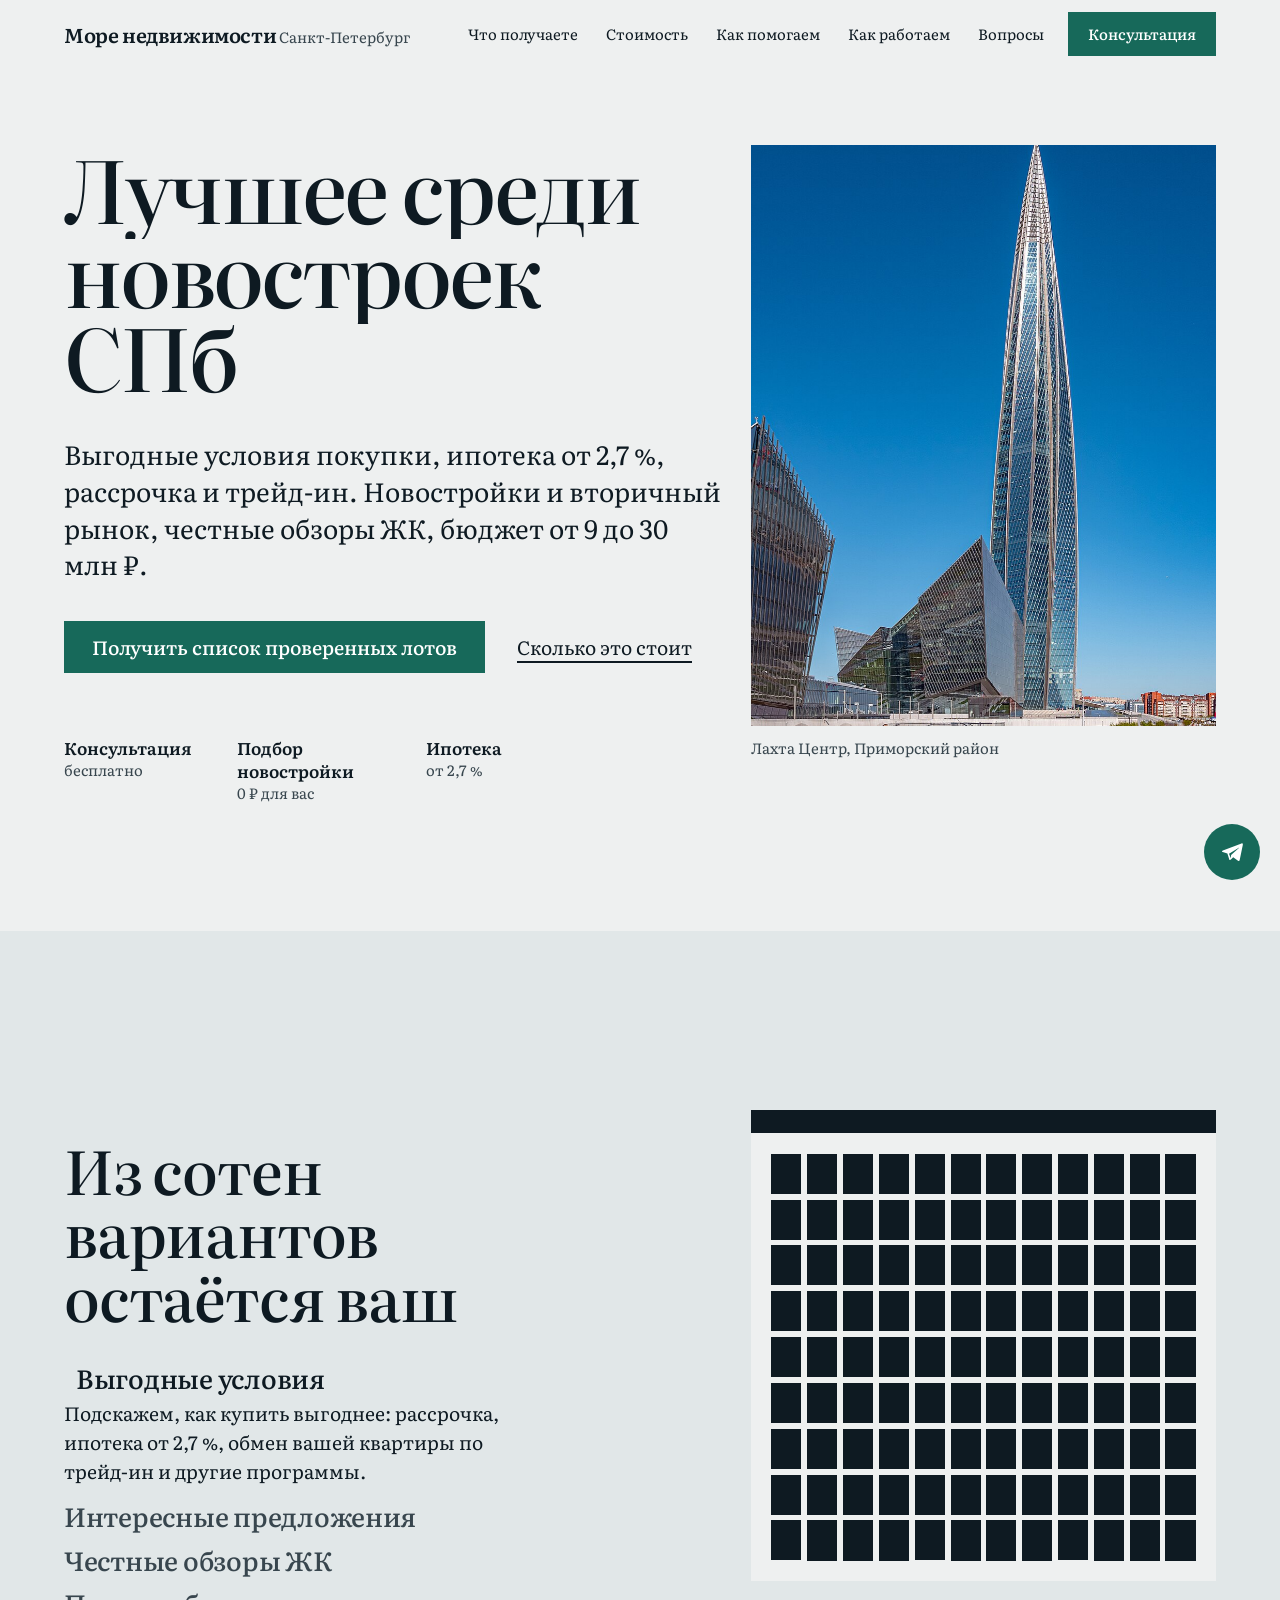
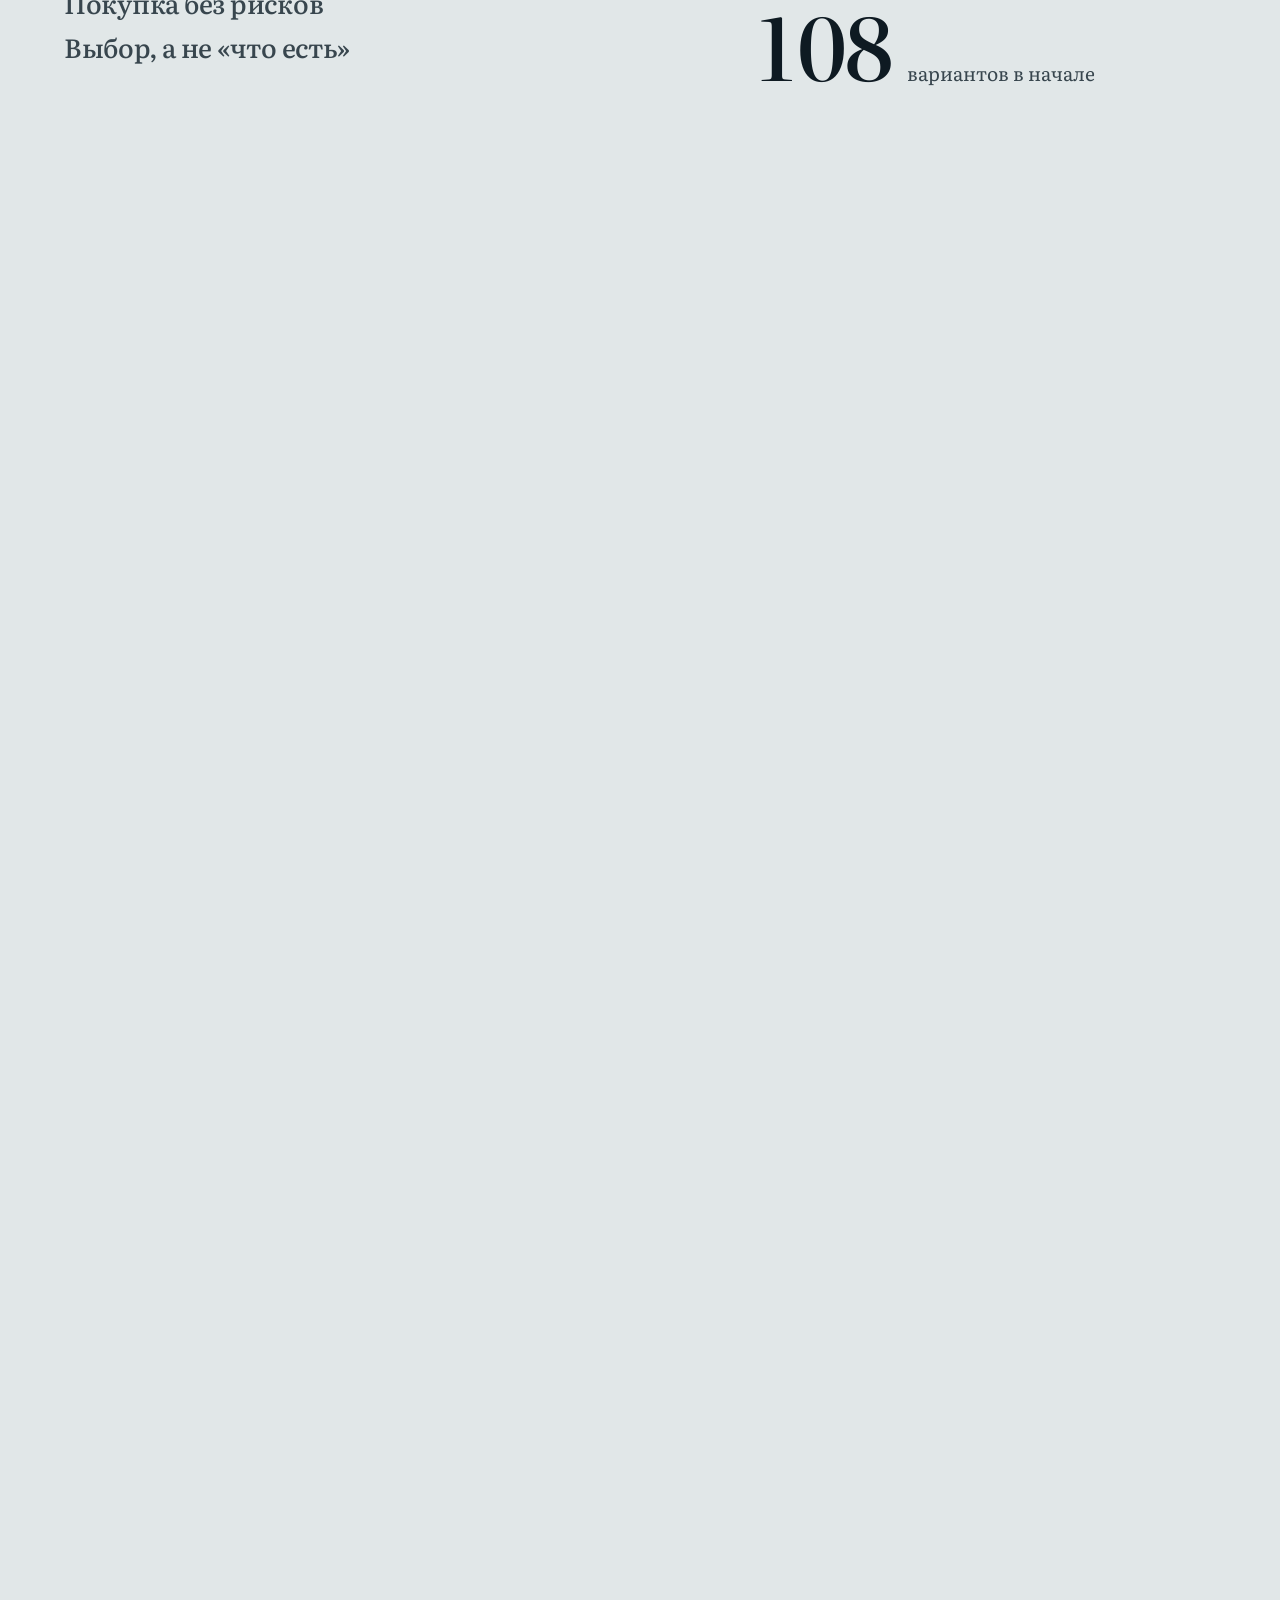
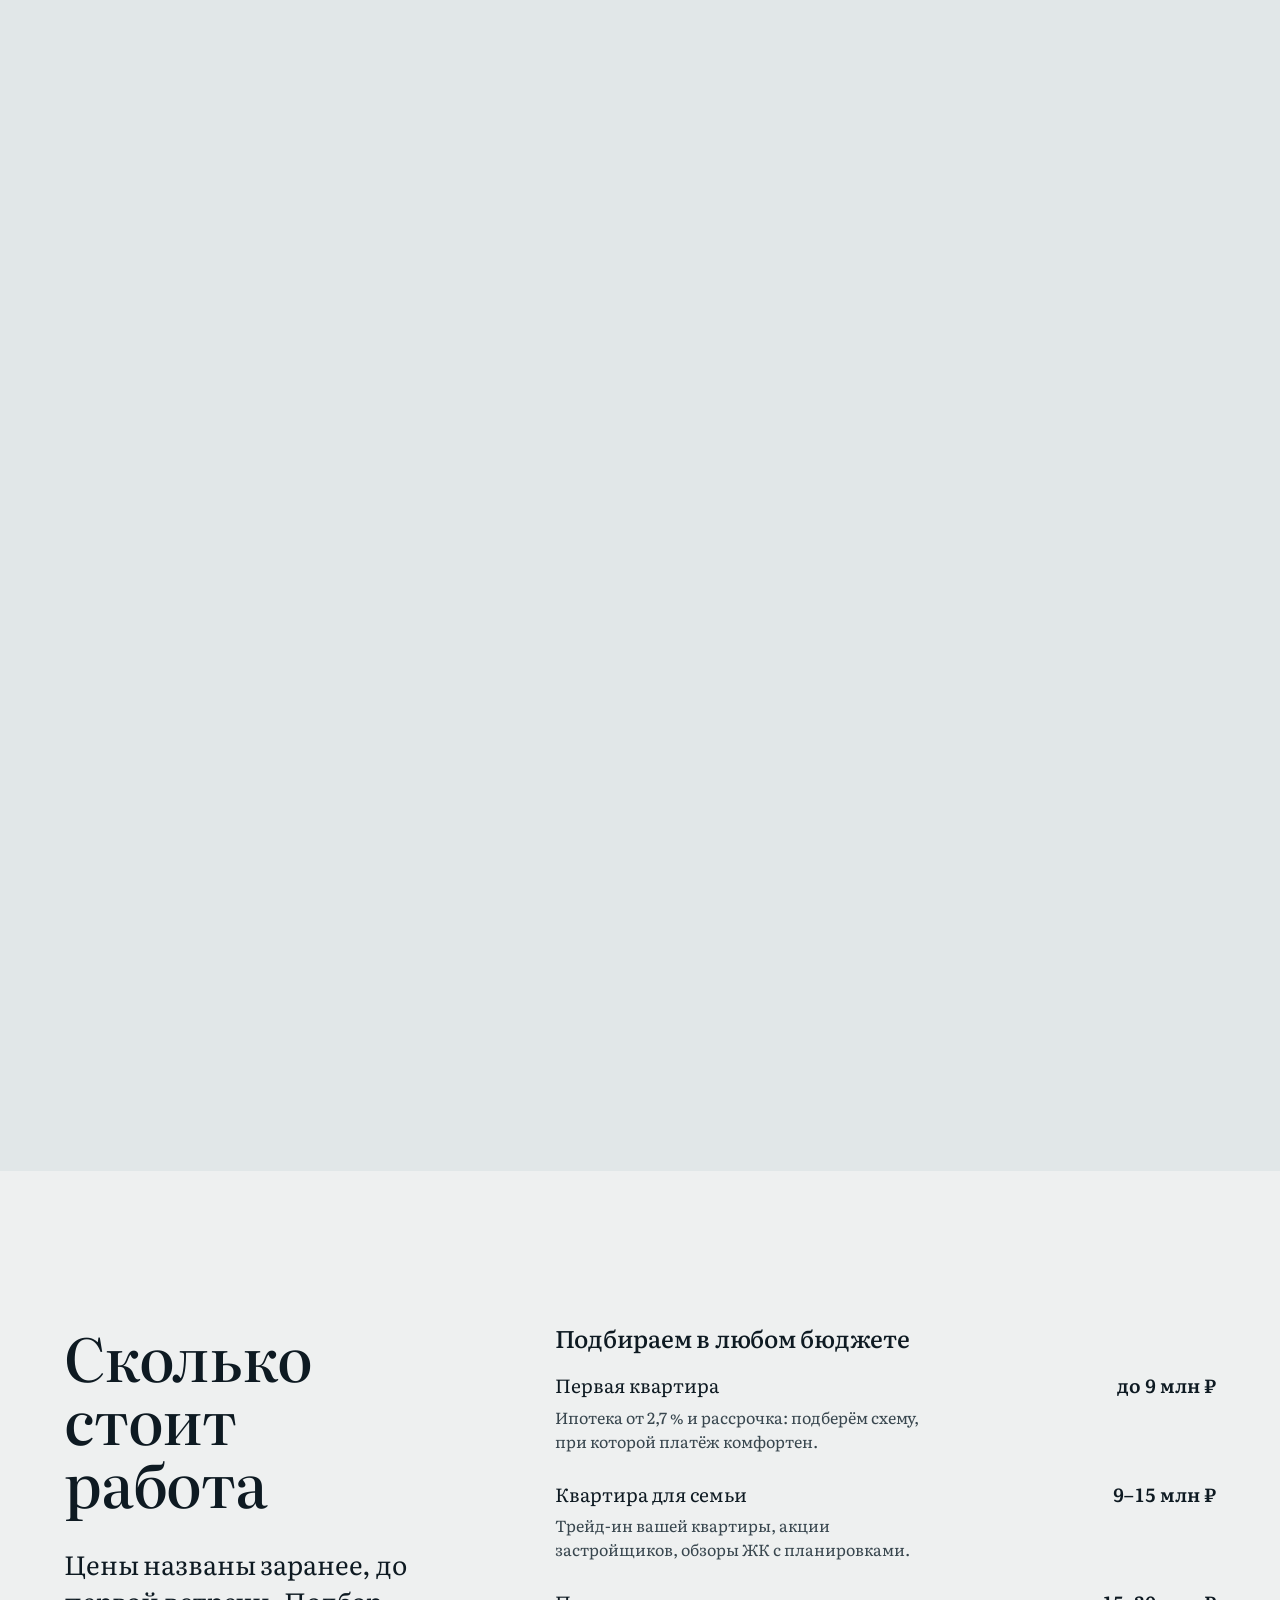
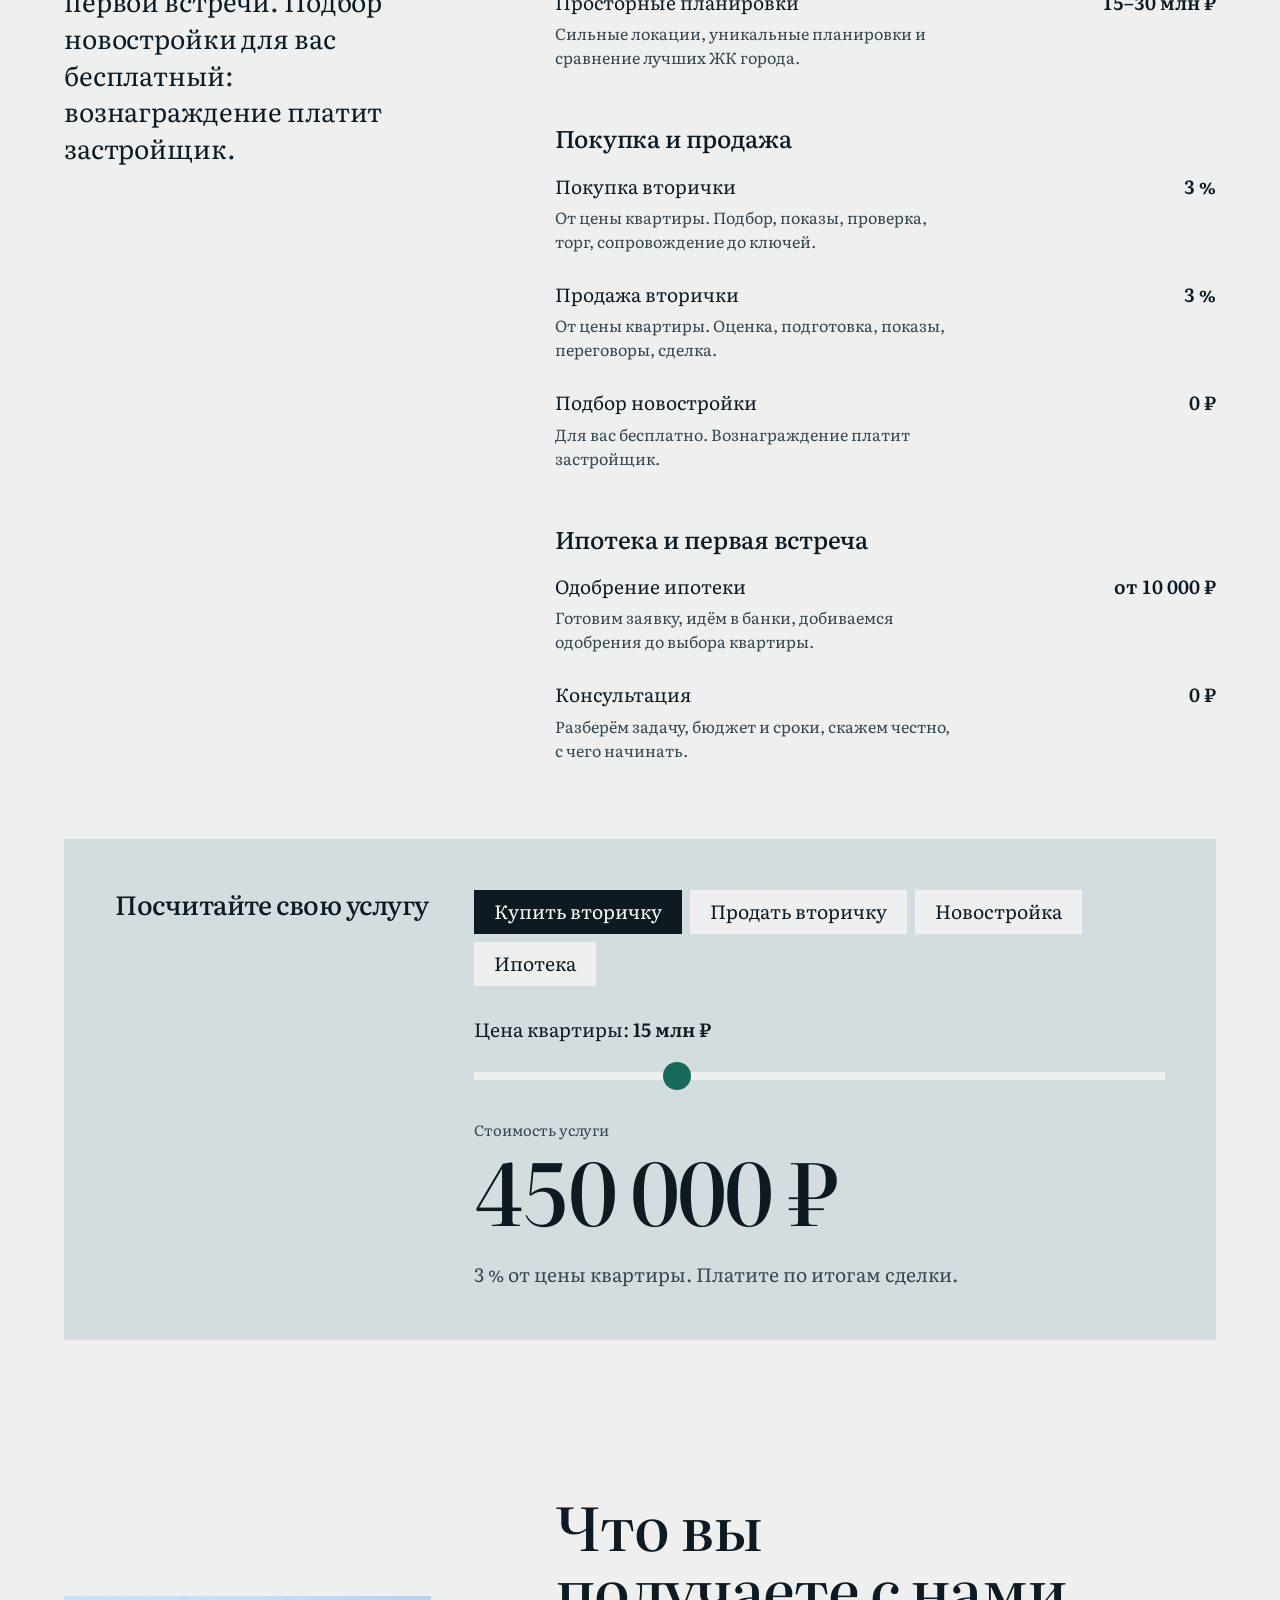
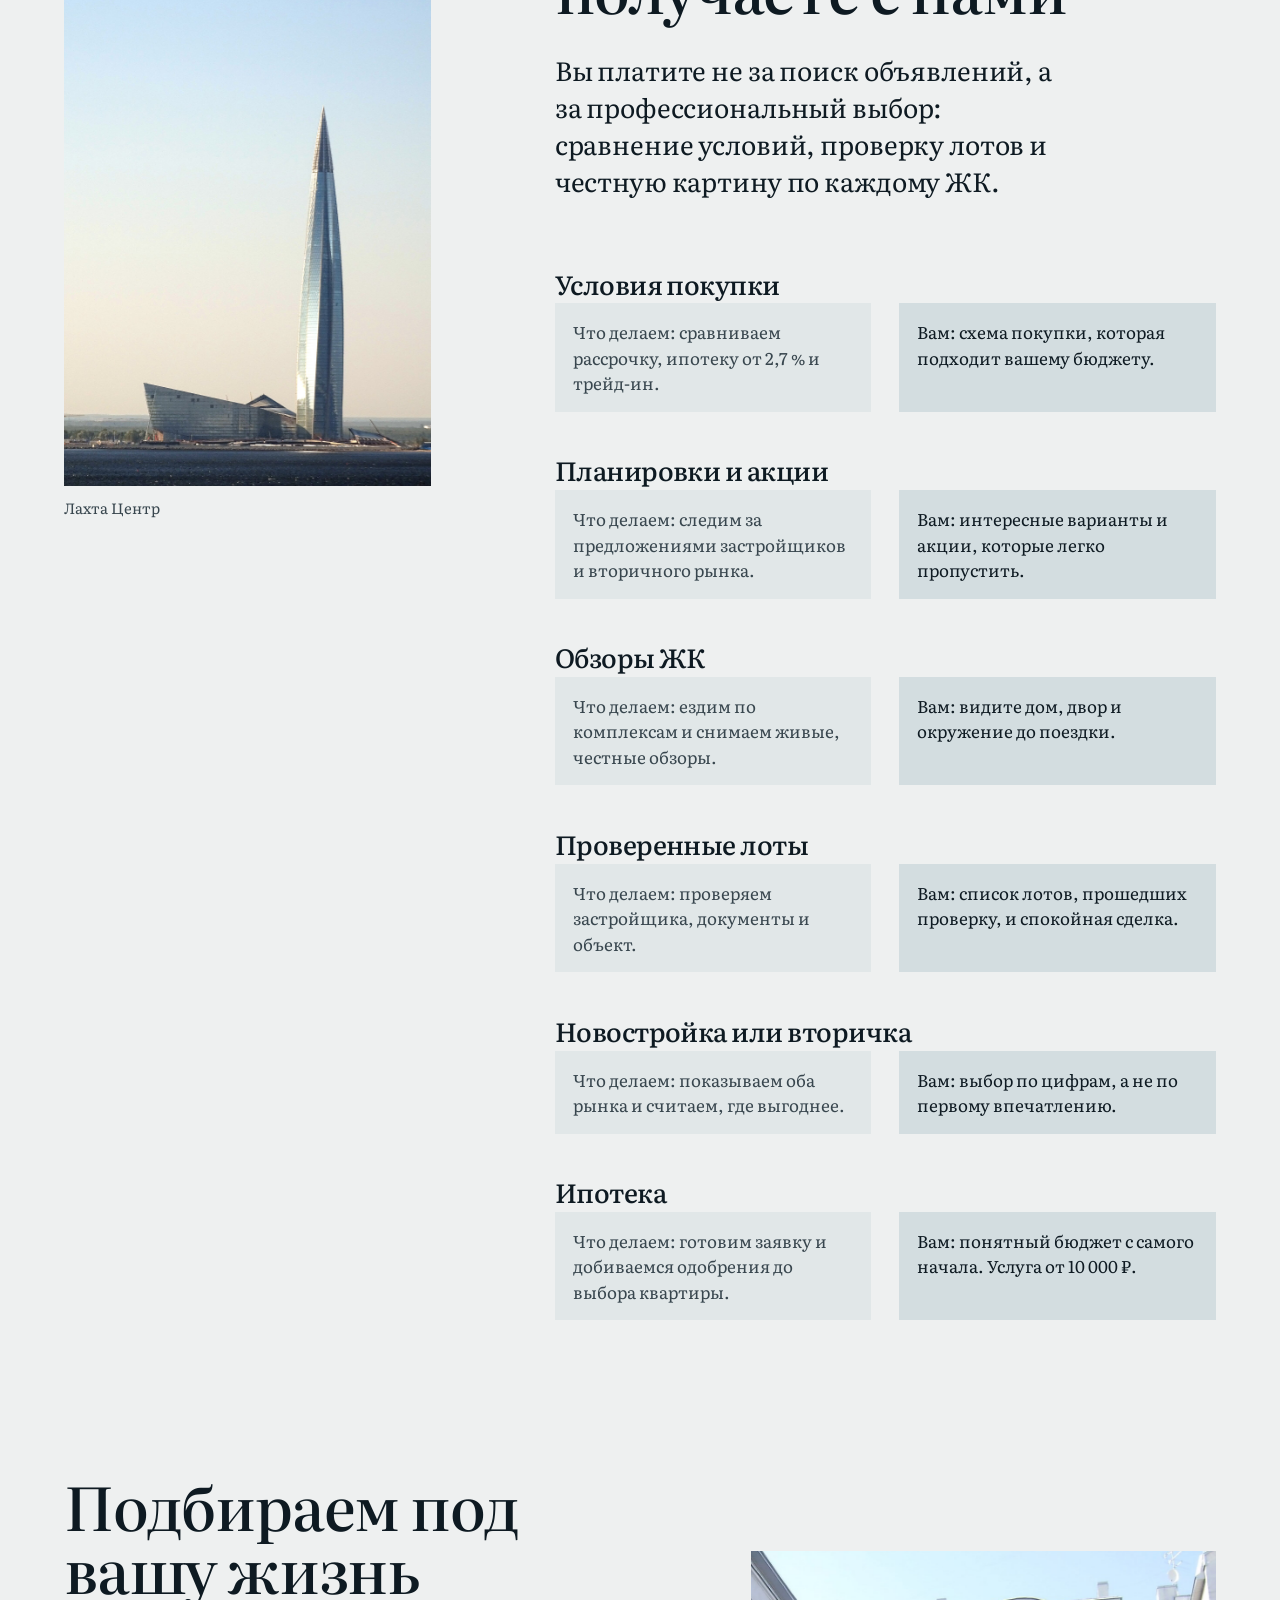
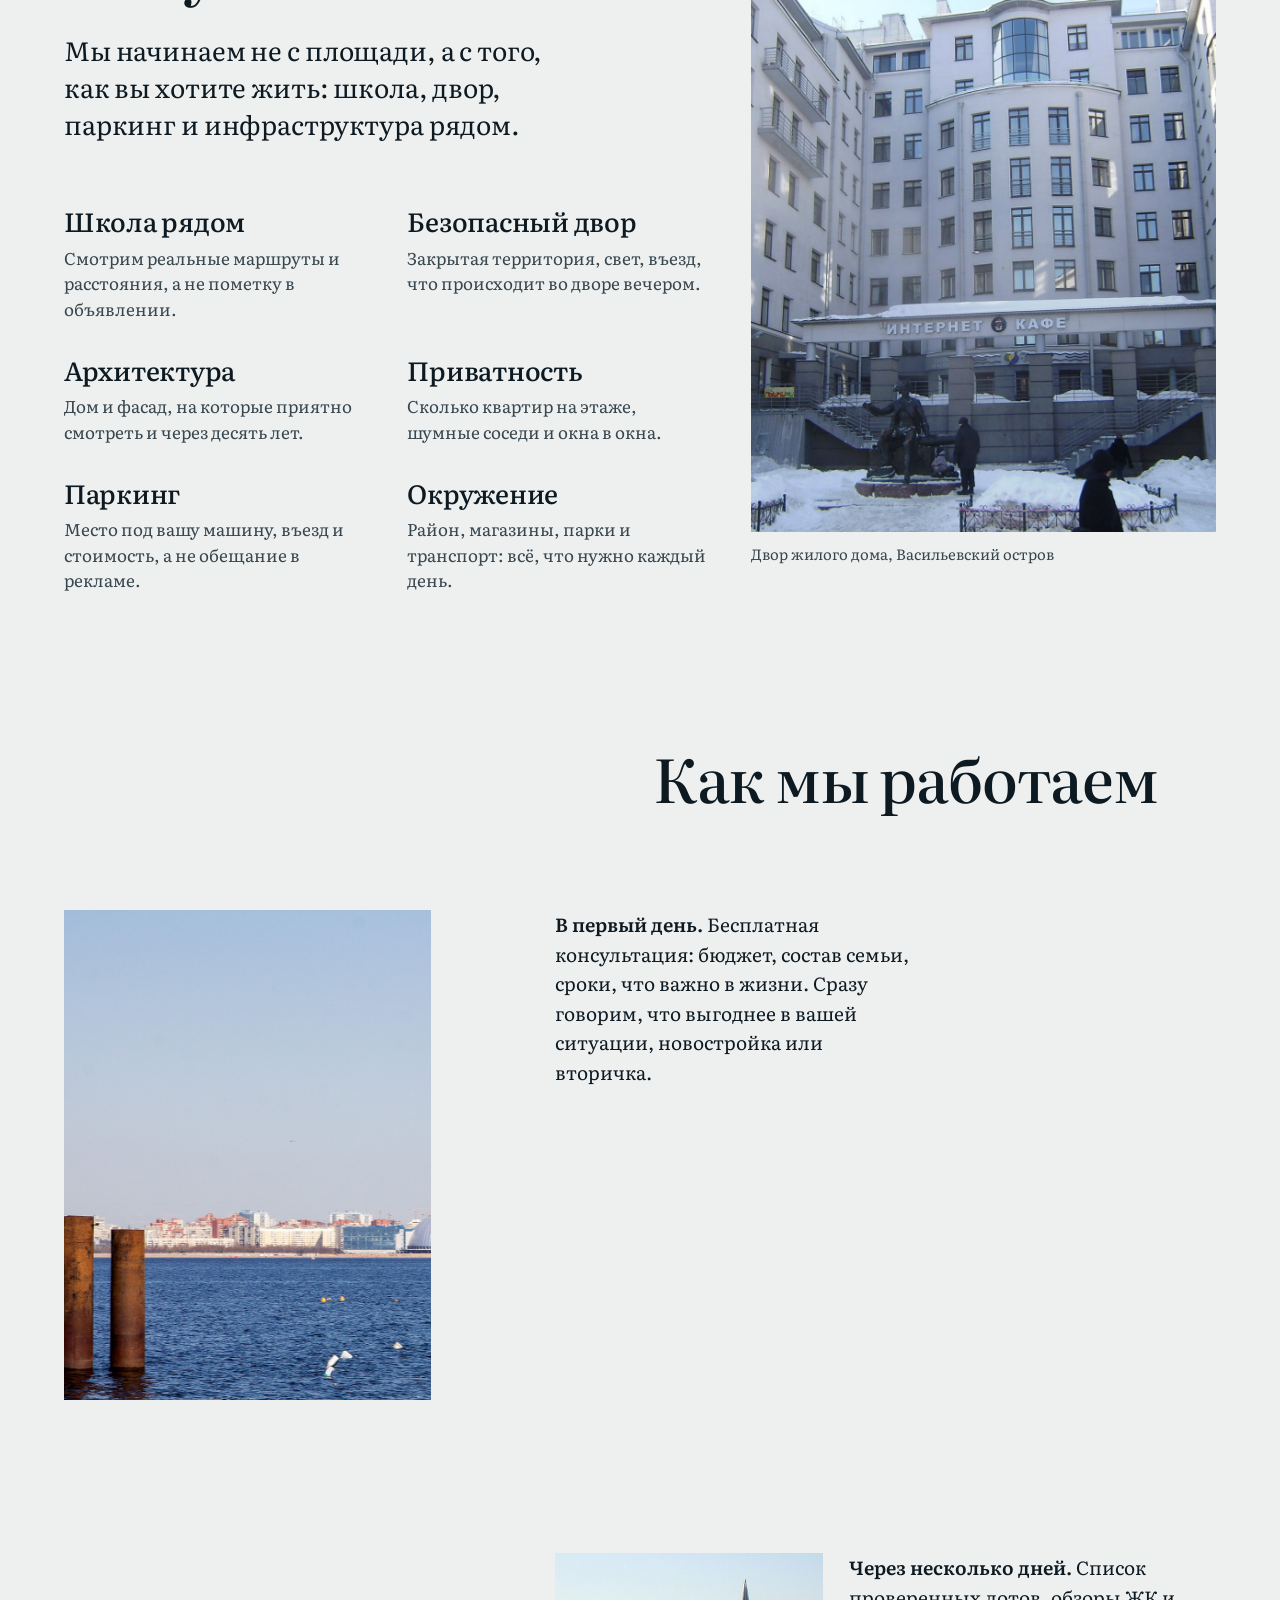
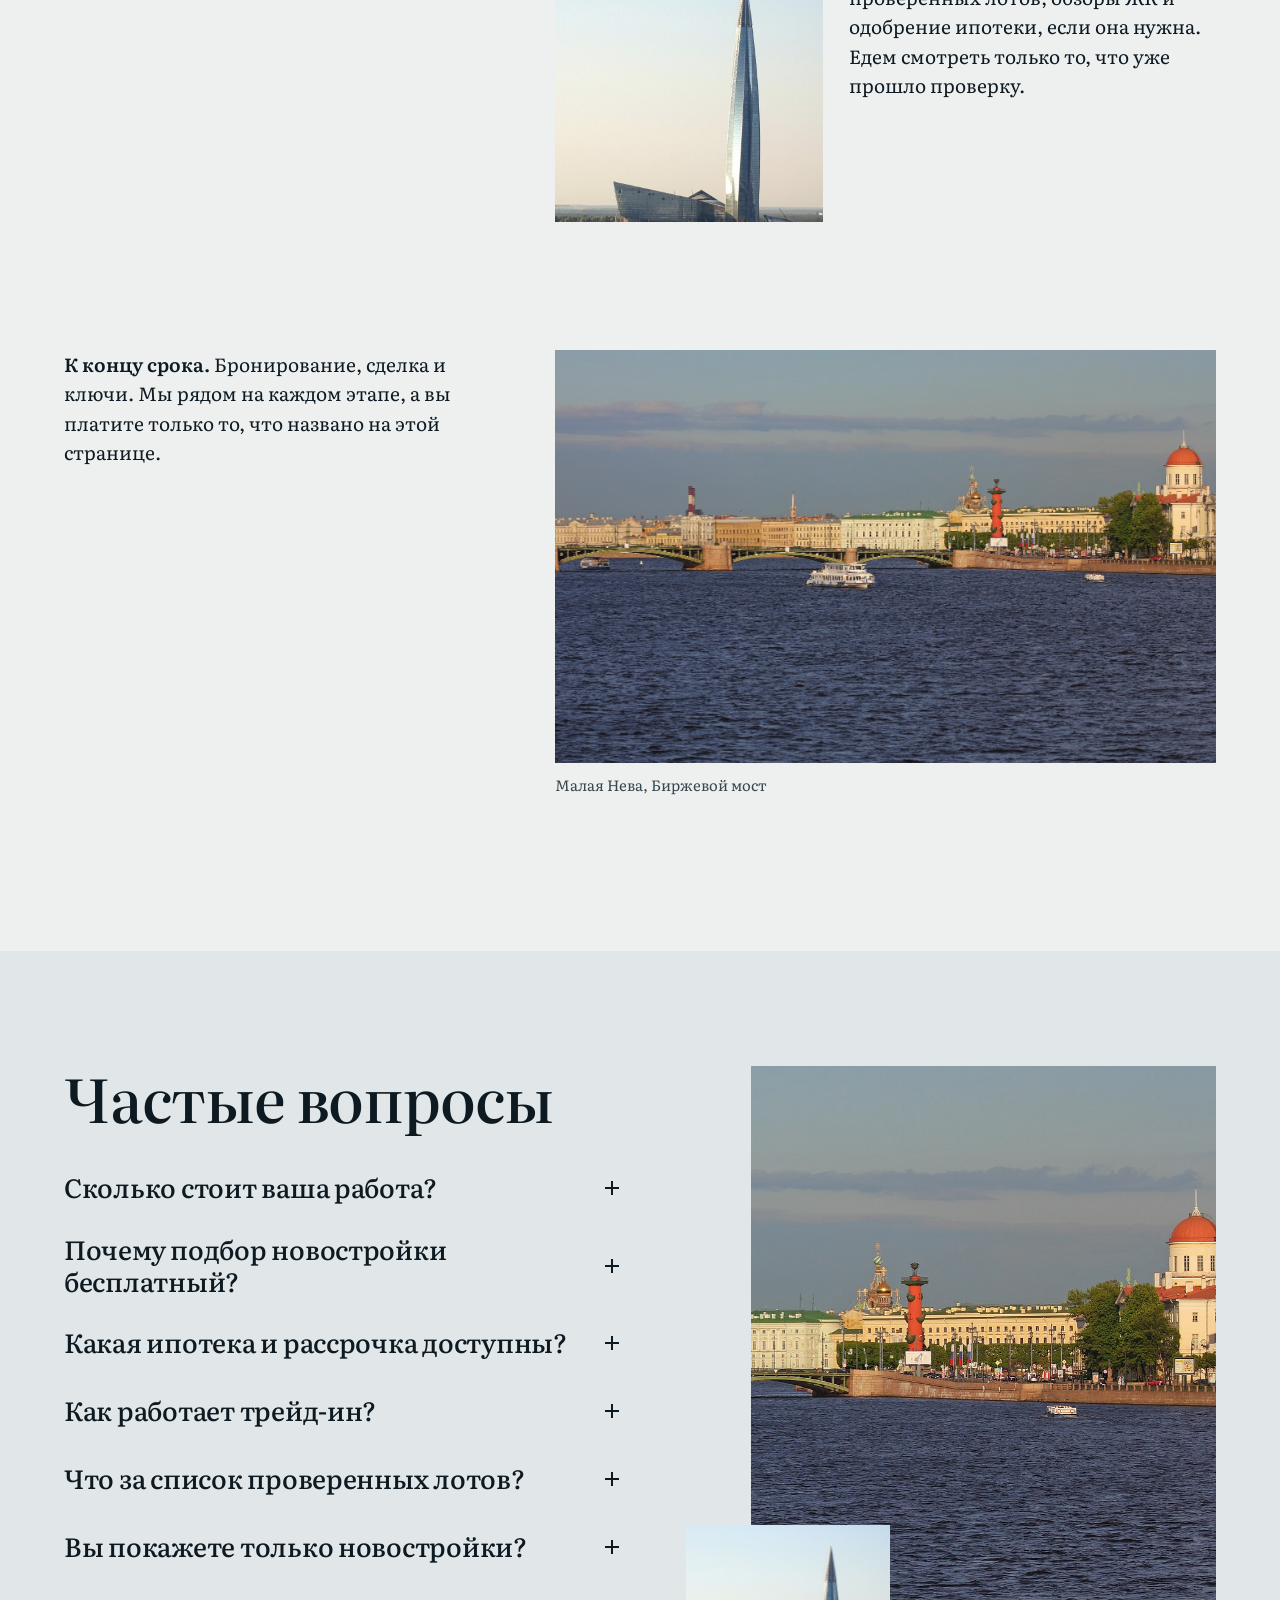
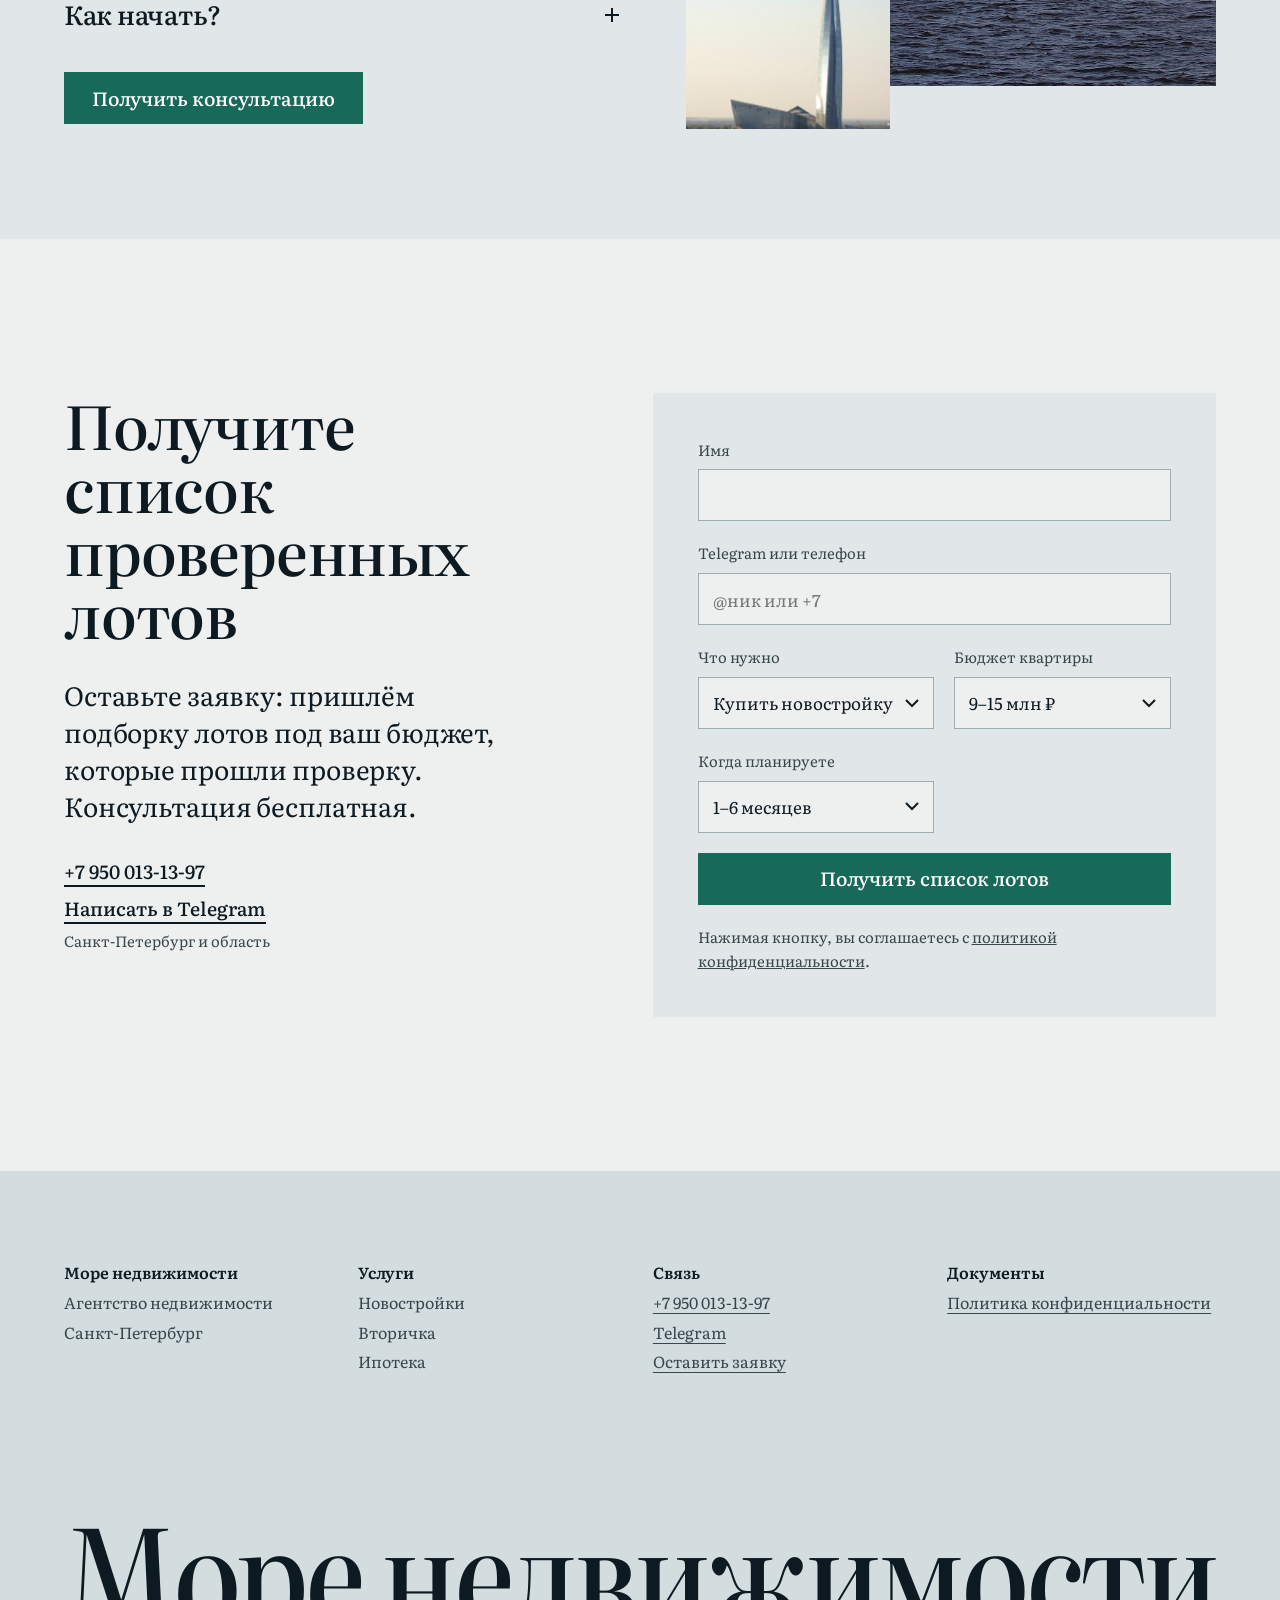
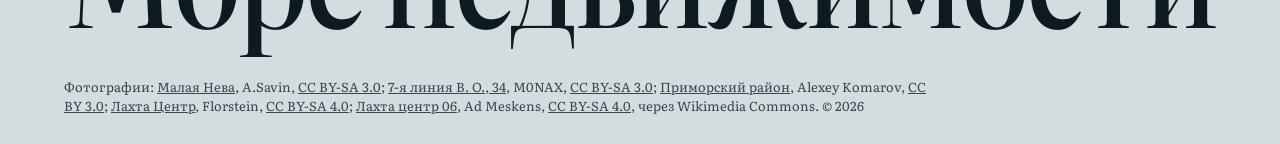
<file: index.html>
<!doctype html>
<html lang="ru">
<head>
<meta charset="utf-8">
<meta name="viewport" content="width=device-width, initial-scale=1">
<title>Море недвижимости — новостройки и вторичка в Санкт-Петербурге</title>
<meta name="description" content="Агентство «Море недвижимости»: новостройки и вторичка в Санкт-Петербурге, бюджет 9–30 млн ₽. Ипотека от 2,7 %, рассрочка, трейд-ин, честные обзоры ЖК. Консультация бесплатно.">
<meta property="og:title" content="Море недвижимости — лучшая квартира в Петербурге">
<meta property="og:description" content="Новостройки и вторичка, ипотека от 2,7 %, рассрочка, трейд-ин, обзоры ЖК.">
<script>document.documentElement.classList.add('js')</script>
<link rel="preconnect" href="https://fonts.googleapis.com">
<link rel="preconnect" href="https://fonts.gstatic.com" crossorigin>
<link href="https://fonts.googleapis.com/css2?family=Literata:ital,opsz,wght@0,7..72,400;0,7..72,500;0,7..72,600;1,7..72,400&display=swap" rel="stylesheet">
<link rel="stylesheet" href="styles.css">
</head>
<body>

<header class="header" id="header">
  <div class="wrap header__inner">
    <a class="logo" href="#top" aria-label="Море недвижимости, на главную">Море недвижимости<span class="logo__sub"> Санкт-Петербург</span></a>
    <nav class="nav" id="nav" aria-label="Разделы">
      <a href="#checks">Что получаете</a>
      <a href="#price">Стоимость</a>
      <a href="#why">Как помогаем</a>
      <a href="#way">Как работаем</a>
      <a href="#faq">Вопросы</a>
    </nav>
    <a class="btn btn--sm header__cta" href="#contact"><span class="header__cta-text">Консультация</span><span class="header__cta-short" aria-hidden="true">Связаться</span></a>
    <button class="burger" id="burger" aria-label="Меню" aria-expanded="false"><span></span><span></span></button>
  </div>
</header>

<main id="top">

<!-- 1. HERO -->
<section class="hero wrap">
  <div class="hero__text">
    <h1 class="hero__title" data-split>Лучшее среди новостроек СПб</h1>
    <p class="hero__lead" data-r>Выгодные условия покупки, ипотека от 2,7 %, рассрочка и трейд-ин. Новостройки и вторичный рынок, честные обзоры ЖК, бюджет от 9 до 30 млн ₽.</p>
    <div class="hero__actions" data-r style="--i:1">
      <a class="btn" href="#contact">Получить список проверенных лотов</a>
      <a class="link" href="#price">Сколько это стоит</a>
    </div>
    <ul class="hero__facts" data-r style="--i:2">
      <li><b>Консультация</b> бесплатно</li>
      <li><b>Подбор новостройки</b> 0 ₽ для вас</li>
      <li><b>Ипотека</b> от 2,7 %</li>
    </ul>
  </div>
  <figure class="hero__pic imgreveal" data-r>
    <div class="imgreveal__in"><img src="assets/lakhta-center-img4.jpg" width="1920" height="1282" alt="Лахта Центр и современная застройка на берегу Финского залива" data-parallax></div>
    <figcaption>Лахта Центр, Приморский район</figcaption>
  </figure>
</section>

<!-- 2. СЦЕНА: ОКНА ФАСАДА -->
<section class="scene" id="checks" aria-labelledby="checks-title">
  <div class="scene__stage">
    <div class="wrap scene__grid">
      <div class="scene__copy">
        <h2 id="checks-title" class="h-head">Из сотен вариантов остаётся ваш</h2>
        <ol class="checks" id="checks-list">
          <li class="check is-active">
            <h3>Выгодные условия</h3>
            <p>Подскажем, как купить выгоднее: рассрочка, ипотека от 2,7 %, обмен вашей квартиры по трейд-ин и другие программы.</p>
          </li>
          <li class="check">
            <h3>Интересные предложения</h3>
            <p>Новостройки и вторичный рынок: уникальные планировки, акции застройщиков и варианты, которые легко пропустить.</p>
          </li>
          <li class="check">
            <h3>Честные обзоры ЖК</h3>
            <p>Живые обзоры жилых комплексов Санкт-Петербурга: видите дом, двор и окружение до поездки на показ.</p>
          </li>
          <li class="check">
            <h3>Покупка без рисков</h3>
            <p>Оставьте заявку и получите список лотов, которые прошли проверку.</p>
          </li>
          <li class="check">
            <h3>Выбор, а не «что есть»</h3>
            <p>Мы не продаём то, что есть в наличии. Мы помогаем выбрать лучшее именно для вас.</p>
          </li>
        </ol>
      </div>
      <div class="scene__visual" aria-hidden="true">
        <div class="facade" id="facade"></div>
        <p class="counter"><span class="counter__n" id="counter">108</span><span class="counter__t" id="counter-t">вариантов в начале</span></p>
      </div>
    </div>
  </div>
</section>

<!-- 3. СТОИМОСТЬ -->
<section class="sec price wrap" id="price" aria-labelledby="price-title">
  <div class="price__head">
    <h2 id="price-title" class="h-head" data-r>Сколько стоит работа</h2>
    <p class="statement" data-r style="--i:1">Цены названы заранее, до первой встречи. Подбор новостройки для вас бесплатный: вознаграждение платит застройщик.</p>
  </div>
  <div class="price__list" data-r>
    <h3 class="grp">Подбираем в любом бюджете</h3>
    <ul class="menu">
      <li><div class="menu__row"><span>Первая квартира</span><b>до 9 млн ₽</b></div><p>Ипотека от 2,7 % и рассрочка: подберём схему, при которой платёж комфортен.</p></li>
      <li><div class="menu__row"><span>Квартира для семьи</span><b>9–15 млн ₽</b></div><p>Трейд-ин вашей квартиры, акции застройщиков, обзоры ЖК с планировками.</p></li>
      <li><div class="menu__row"><span>Просторные планировки</span><b>15–30 млн ₽</b></div><p>Сильные локации, уникальные планировки и сравнение лучших ЖК города.</p></li>
    </ul>
    <h3 class="grp">Покупка и продажа</h3>
    <ul class="menu">
      <li><div class="menu__row"><span>Покупка вторички</span><b>3 %</b></div><p>От цены квартиры. Подбор, показы, проверка, торг, сопровождение до ключей.</p></li>
      <li><div class="menu__row"><span>Продажа вторички</span><b>3 %</b></div><p>От цены квартиры. Оценка, подготовка, показы, переговоры, сделка.</p></li>
      <li><div class="menu__row"><span>Подбор новостройки</span><b>0 ₽</b></div><p>Для вас бесплатно. Вознаграждение платит застройщик.</p></li>
    </ul>
    <h3 class="grp">Ипотека и первая встреча</h3>
    <ul class="menu">
      <li><div class="menu__row"><span>Одобрение ипотеки</span><b>от 10 000 ₽</b></div><p>Готовим заявку, идём в банки, добиваемся одобрения до выбора квартиры.</p></li>
      <li><div class="menu__row"><span>Консультация</span><b>0 ₽</b></div><p>Разберём задачу, бюджет и сроки, скажем честно, с чего начинать.</p></li>
    </ul>
  </div>
  <div class="calc" id="calc" data-r>
    <h3 class="calc__title">Посчитайте свою услугу</h3>
    <div class="calc__tabs" role="tablist" aria-label="Что вам нужно">
      <button role="tab" class="is-on" aria-selected="true" data-mode="buy">Купить вторичку</button>
      <button role="tab" aria-selected="false" data-mode="sell">Продать вторичку</button>
      <button role="tab" aria-selected="false" data-mode="new">Новостройка</button>
      <button role="tab" aria-selected="false" data-mode="mort">Ипотека</button>
    </div>
    <div class="calc__body">
      <label class="calc__range" id="calc-range-wrap">
        <span>Цена квартиры: <b id="calc-price">15 млн ₽</b></span>
        <input type="range" id="calc-input" min="9" max="30" step="0.5" value="15">
      </label>
      <p class="calc__out"><span class="calc__lbl" id="calc-lbl">Стоимость услуги</span><span class="calc__sum" id="calc-sum">450 000 ₽</span></p>
      <p class="calc__note" id="calc-note">3 % от цены квартиры. Платите по итогам сделки.</p>
    </div>
  </div>
</section>

<!-- 4. ЗАЧЕМ АГЕНТ -->
<section class="sec why wrap" id="why" aria-labelledby="why-title">
  <figure class="why__pic imgreveal" data-r>
    <div class="imgreveal__in"><img src="assets/saint-petersburg-lakhta-center-06.jpg" width="1920" height="2560" alt="Башня Лахта Центра, вид снизу" loading="lazy" data-parallax></div>
    <figcaption>Лахта Центр</figcaption>
  </figure>
  <div class="why__body">
    <h2 id="why-title" class="h-head" data-r>Что вы получаете с нами</h2>
    <p class="statement" data-r style="--i:1">Вы платите не за поиск объявлений, а за профессиональный выбор: сравнение условий, проверку лотов и честную картину по каждому ЖК.</p>
    <ul class="vs">
      <li data-r><h3>Условия покупки</h3>
        <p class="vs__a">Что делаем: сравниваем рассрочку, ипотеку от 2,7 % и трейд-ин.</p>
        <p class="vs__b">Вам: схема покупки, которая подходит вашему бюджету.</p></li>
      <li data-r><h3>Планировки и акции</h3>
        <p class="vs__a">Что делаем: следим за предложениями застройщиков и вторичного рынка.</p>
        <p class="vs__b">Вам: интересные варианты и акции, которые легко пропустить.</p></li>
      <li data-r><h3>Обзоры ЖК</h3>
        <p class="vs__a">Что делаем: ездим по комплексам и снимаем живые, честные обзоры.</p>
        <p class="vs__b">Вам: видите дом, двор и окружение до поездки.</p></li>
      <li data-r><h3>Проверенные лоты</h3>
        <p class="vs__a">Что делаем: проверяем застройщика, документы и объект.</p>
        <p class="vs__b">Вам: список лотов, прошедших проверку, и спокойная сделка.</p></li>
      <li data-r><h3>Новостройка или вторичка</h3>
        <p class="vs__a">Что делаем: показываем оба рынка и считаем, где выгоднее.</p>
        <p class="vs__b">Вам: выбор по цифрам, а не по первому впечатлению.</p></li>
      <li data-r><h3>Ипотека</h3>
        <p class="vs__a">Что делаем: готовим заявку и добиваемся одобрения до выбора квартиры.</p>
        <p class="vs__b">Вам: понятный бюджет с самого начала. Услуга от 10 000 ₽.</p></li>
    </ul>
  </div>
</section>

<!-- 5. ЖИЗНЬ, А НЕ МЕТРЫ -->
<section class="sec life wrap" id="life" aria-labelledby="life-title">
  <div class="life__head">
    <h2 id="life-title" class="h-head" data-r>Подбираем под вашу жизнь</h2>
    <p class="statement" data-r style="--i:1">Мы начинаем не с площади, а с того, как вы хотите жить: школа, двор, паркинг и инфраструктура рядом.</p>
  </div>
  <figure class="life__pic life__pic--a imgreveal" data-r>
    <div class="imgreveal__in"><img src="assets/russia-sankt-petersburg-saint-petersburg-7-34.jpg" width="1920" height="1440" alt="Двор жилого дома в Санкт-Петербурге" loading="lazy" data-parallax></div>
    <figcaption>Двор жилого дома, Васильевский остров</figcaption>
  </figure>
  <dl class="crit" data-r>
    <div><dt>Школа рядом</dt><dd>Смотрим реальные маршруты и расстояния, а не пометку в объявлении.</dd></div>
    <div><dt>Безопасный двор</dt><dd>Закрытая территория, свет, въезд, что происходит во дворе вечером.</dd></div>
    <div><dt>Архитектура</dt><dd>Дом и фасад, на которые приятно смотреть и через десять лет.</dd></div>
    <div><dt>Приватность</dt><dd>Сколько квартир на этаже, шумные соседи и окна в окна.</dd></div>
    <div><dt>Паркинг</dt><dd>Место под вашу машину, въезд и стоимость, а не обещание в рекламе.</dd></div>
    <div><dt>Окружение</dt><dd>Район, магазины, парки и транспорт: всё, что нужно каждый день.</dd></div>
  </dl>
</section>

<!-- 6. КАК РАБОТАЕМ -->
<section class="sec way wrap" id="way" aria-labelledby="way-title">
  <h2 id="way-title" class="h-head way__title" data-r>Как мы работаем</h2>
  <div class="way__stage way__stage--1">
    <figure class="way__pic imgreveal" data-r><div class="imgreveal__in"><img src="assets/near-new-sea-passenger-port-panoramio-2.jpg" width="1920" height="1280" alt="Новые жилые кварталы Приморского района на берегу залива" loading="lazy" data-parallax></div></figure>
    <p data-r style="--i:1"><b>В первый день.</b> Бесплатная консультация: бюджет, состав семьи, сроки, что важно в жизни. Сразу говорим, что выгоднее в вашей ситуации, новостройка или вторичка.</p>
  </div>
  <div class="way__stage way__stage--2">
    <figure class="way__pic imgreveal" data-r><div class="imgreveal__in"><img src="assets/saint-petersburg-lakhta-center-06.jpg" width="1920" height="2560" alt="Башня Лахта Центра" loading="lazy" data-parallax></div></figure>
    <p data-r style="--i:1"><b>Через несколько дней.</b> Список проверенных лотов, обзоры ЖК и одобрение ипотеки, если она нужна. Едем смотреть только то, что уже прошло проверку.</p>
  </div>
  <div class="way__stage way__stage--3">
    <figure class="way__pic imgreveal" data-r><div class="imgreveal__in"><img src="assets/spb-evening-view-on-little-neva-and.jpg" width="1920" height="1159" alt="Вечерний вид на Малую Неву и Биржевой мост" loading="lazy" data-parallax></div><figcaption>Малая Нева, Биржевой мост</figcaption></figure>
    <p data-r style="--i:1"><b>К концу срока.</b> Бронирование, сделка и ключи. Мы рядом на каждом этапе, а вы платите только то, что названо на этой странице.</p>
  </div>
</section>

<!-- 7. FAQ -->
<section class="faq" id="faq" aria-labelledby="faq-title">
  <div class="wrap faq__grid">
    <div class="faq__col">
      <h2 id="faq-title" class="h-head" data-r>Частые вопросы</h2>
      <div class="faq__list" data-r>
        <details><summary>Сколько стоит ваша работа?</summary><p>Подбор новостройки для вас бесплатный. Покупка и продажа вторички — 3 % от цены. Одобрение ипотеки — от 10 000 ₽. Консультация бесплатная. Всё названо заранее.</p></details>
        <details><summary>Почему подбор новостройки бесплатный?</summary><p>Вознаграждение платит застройщик, поэтому цена квартиры для вас та же, что в отделе продаж.</p></details>
        <details><summary>Какая ипотека и рассрочка доступны?</summary><p>Ипотека от 2,7 % по программам банков и застройщиков, рассрочка, обмен вашей квартиры по трейд-ин. Подберём условия под вашу ситуацию. Одобрение ипотеки — от 10 000 ₽.</p></details>
        <details><summary>Как работает трейд-ин?</summary><p>Вы меняете свою квартиру на новую: оцениваем текущую, подбираем новую и выстраиваем сделки так, чтобы вы не остались без жилья.</p></details>
        <details><summary>Что за список проверенных лотов?</summary><p>Оставьте заявку, и мы пришлём подборку новостроек и вторичных квартир под ваш бюджет, которые прошли нашу проверку.</p></details>
        <details><summary>Вы покажете только новостройки?</summary><p>Нет. Основной фокус на новостройках, но мы показываем и интересные варианты вторичного рынка, если они выгоднее.</p></details>
        <details><summary>Как начать?</summary><p>Оставьте заявку внизу страницы, позвоните или напишите в Telegram. Консультация бесплатная и ни к чему не обязывает.</p></details>
      </div>
      <div class="faq__cta" data-r><a class="btn" href="#contact">Получить консультацию</a></div>
    </div>
    <div class="faq__pics">
      <figure class="faq__tall imgreveal" data-r><div class="imgreveal__in"><img src="assets/spb-evening-view-on-little-neva-and.jpg" width="1920" height="1159" alt="Вечерняя Нева и набережная" loading="lazy" data-parallax></div></figure>
      <figure class="faq__sq imgreveal" data-r style="--i:2"><div class="imgreveal__in"><img src="assets/saint-petersburg-lakhta-center-06.jpg" width="1920" height="2560" alt="Лахта Центр" loading="lazy"></div></figure>
    </div>
  </div>
</section>

<!-- 8. ЗАЯВКА -->
<section class="contact wrap" id="contact" aria-labelledby="contact-title">
  <div class="contact__copy">
    <h2 id="contact-title" class="h-head" data-r>Получите список проверенных лотов</h2>
    <p class="statement" data-r style="--i:1">Оставьте заявку: пришлём подборку лотов под ваш бюджет, которые прошли проверку. Консультация бесплатная.</p>
    <p class="contact__links" data-r style="--i:2"><a href="tel:+79500131397">+7 950 013-13-97</a><a href="https://t.me/Agent_annashvedova" target="_blank" rel="noopener">Написать в Telegram</a><span>Санкт-Петербург и область</span></p>
  </div>
  <form class="form" id="leadForm" novalidate data-r>
    <label>Имя<input type="text" name="name" autocomplete="name" required></label>
    <label>Telegram или телефон<input type="text" name="contact" autocomplete="tel" placeholder="@ник или +7" required></label>
    <label>Что нужно
      <select name="goal">
        <option>Купить новостройку</option>
        <option>Купить вторичку</option>
        <option>Продать вторичку</option>
        <option>Одобрение ипотеки</option>
        <option>Пока консультация</option>
      </select>
    </label>
    <label>Бюджет квартиры
      <select name="budget">
        <option>до 9 млн ₽</option>
        <option selected>9–15 млн ₽</option>
        <option>15–30 млн ₽</option>
      </select>
    </label>
    <label>Когда планируете
      <select name="term">
        <option>В ближайший месяц</option>
        <option selected>1–6 месяцев</option>
        <option>Позже, пока изучаю</option>
      </select>
    </label>
    <input type="text" name="_gotcha" style="display:none" tabindex="-1" autocomplete="off">
    <button class="btn btn--wide" type="submit">Получить список лотов</button>
    <p class="form__note">Нажимая кнопку, вы соглашаетесь с <a href="privacy.html">политикой конфиденциальности</a>.</p>
  </form>
</section>

</main>

<footer class="footer">
  <div class="wrap footer__top">
    <ul><li><b>Море недвижимости</b></li><li>Агентство недвижимости</li><li>Санкт-Петербург</li></ul>
    <ul><li><b>Услуги</b></li><li>Новостройки</li><li>Вторичка</li><li>Ипотека</li></ul>
    <ul><li><b>Связь</b></li><li><a href="tel:+79500131397">+7 950 013-13-97</a></li><li><a href="https://t.me/Agent_annashvedova" target="_blank" rel="noopener">Telegram</a></li><li><a href="#contact">Оставить заявку</a></li></ul>
    <ul><li><b>Документы</b></li><li><a href="privacy.html">Политика конфиденциальности</a></li></ul>
  </div>
  <div class="wrap">
    <svg class="footer__mark" viewBox="0 0 1000 130" role="img" aria-label="Море недвижимости"><text x="0" y="105" textLength="1000" lengthAdjust="spacingAndGlyphs">Море недвижимости</text></svg>
    <p class="credits">Фотографии: <a href="https://commons.wikimedia.org/wiki/File:Spb_Evening_view_on_Little_Neva_and_Exchange_Bridge.jpg">Малая Нева</a>, A.Savin, <a href="https://creativecommons.org/licenses/by-sa/3.0">CC BY-SA 3.0</a>; <a href="https://commons.wikimedia.org/w/index.php?curid=181488462">7-я линия В. О., 34</a>, M0NAX, <a href="https://creativecommons.org/licenses/by-sa/3.0/">CC BY-SA 3.0</a>; <a href="https://commons.wikimedia.org/wiki/File:Near_New_Sea_Passenger_port_-_panoramio_(2).jpg">Приморский район</a>, Alexey Komarov, <a href="https://creativecommons.org/licenses/by/3.0">CC BY 3.0</a>; <a href="https://commons.wikimedia.org/w/index.php?curid=165769357">Лахта Центр</a>, Florstein, <a href="https://creativecommons.org/licenses/by-sa/4.0/">CC BY-SA 4.0</a>; <a href="https://commons.wikimedia.org/w/index.php?curid=73870184">Лахта центр 06</a>, Ad Meskens, <a href="https://creativecommons.org/licenses/by-sa/4.0/">CC BY-SA 4.0</a>, через Wikimedia Commons. <span id="year"></span></p>
  </div>
</footer>

<a class="fab" href="https://t.me/Agent_annashvedova" target="_blank" rel="noopener" aria-label="Написать в Telegram">
  <svg viewBox="0 0 24 24" width="24" height="24" aria-hidden="true"><path fill="currentColor" d="M21.5 3.4 2.9 10.6c-1.3.5-1.2 1.2-.2 1.5l4.7 1.5 1.8 5.6c.2.6.1.8.7.8.5 0 .7-.2 1-.5l2.3-2.3 4.8 3.6c.9.5 1.5.2 1.7-.8L22.8 4.9c.3-1.3-.5-1.8-1.3-1.5ZM9 13.8l9.4-5.9c.4-.3.8-.1.5.2l-7.8 7-.3 3.1L9 13.8Z"/></svg>
</a>

<script src="script.js"></script>
</body>
</html>
</file>
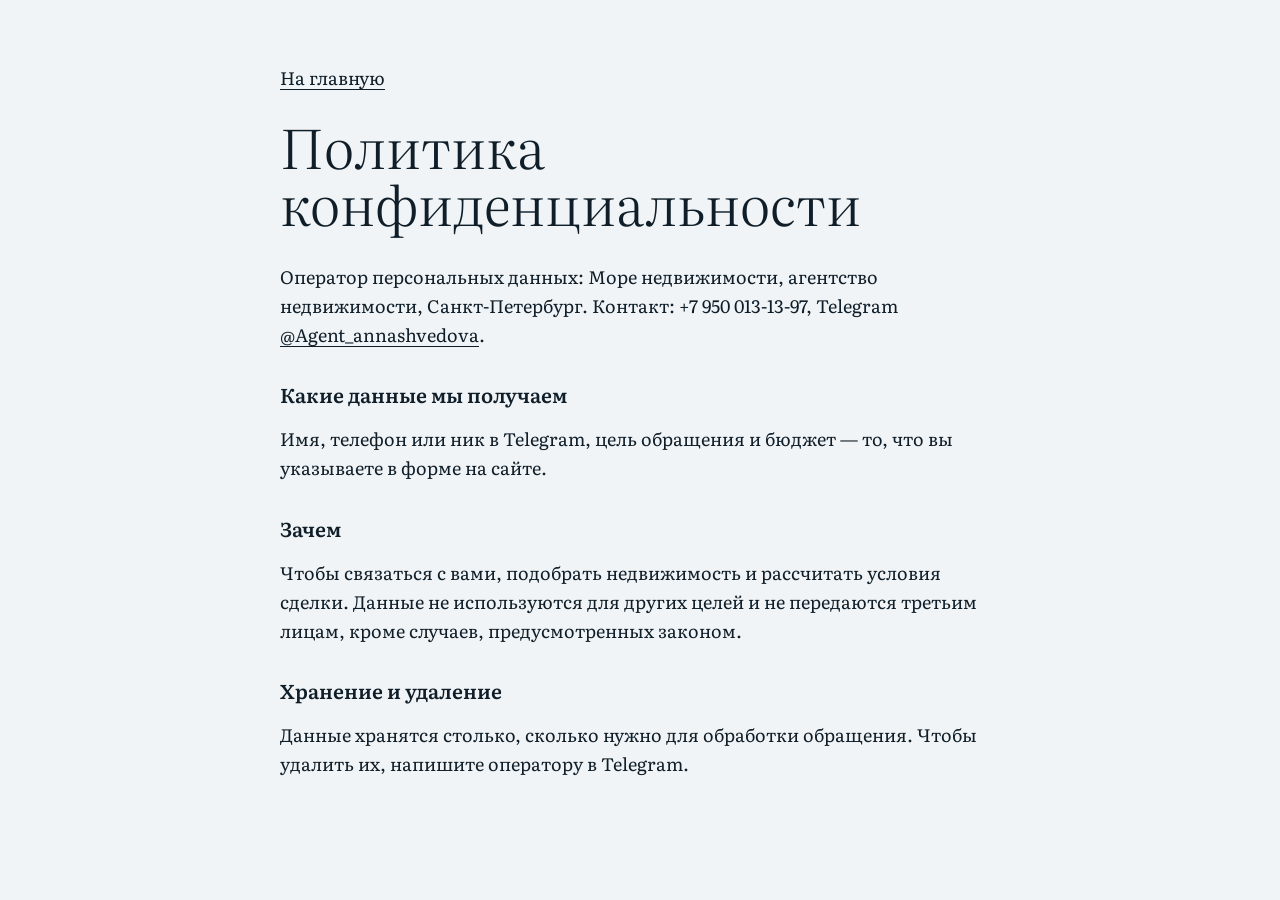
<file: privacy.html>
<!doctype html>
<html lang="ru">
<head>
<meta charset="utf-8">
<meta name="viewport" content="width=device-width, initial-scale=1">
<title>Политика конфиденциальности — Море недвижимости</title>
<link href="https://fonts.googleapis.com/css2?family=Literata:wght@400;500&family=display=swap" rel="stylesheet">
<style>
body{margin:0;background:#f1f4f6;color:#0f1e29;font:18px/1.6 Literata,system-ui,sans-serif}
main{max-width:720px;margin:0 auto;padding:64px 20px 96px}
h1{font:300 clamp(2.2rem,6vw,3.4rem)/1.05 Literata,Georgia,serif;margin:24px 0 32px}
h2{font:600 1.25rem/1.3 Literata,sans-serif;margin:32px 0 8px}
a{color:#0f1e29;text-underline-offset:4px}
</style>
</head>
<body>
<main>
<a href="index.html">На главную</a>
<h1>Политика конфиденциальности</h1>
<p>Оператор персональных данных: Море недвижимости, агентство недвижимости, Санкт-Петербург. Контакт: +7 950 013-13-97, Telegram <a href="https://t.me/Agent_annashvedova">@Agent_annashvedova</a>.</p>
<h2>Какие данные мы получаем</h2>
<p>Имя, телефон или ник в Telegram, цель обращения и бюджет — то, что вы указываете в форме на сайте.</p>
<h2>Зачем</h2>
<p>Чтобы связаться с вами, подобрать недвижимость и рассчитать условия сделки. Данные не используются для других целей и не передаются третьим лицам, кроме случаев, предусмотренных законом.</p>
<h2>Хранение и удаление</h2>
<p>Данные хранятся столько, сколько нужно для обработки обращения. Чтобы удалить их, напишите оператору в Telegram.</p>
</main>
</body>
</html>
</file>
<file: styles.css>
:root{
  --bg:#eef0f0;
  --surface:#e1e7e8;
  --field:#d3dde0;
  --ink:#0e1a22;
  --muted:#38464e;
  --accent:#17695a;
  --accent-ink:#ffffff;
  --pane-off:#c8d2d5;

  --step-small:clamp(.875rem,.85rem + .1vw,.9375rem);
  --step-body:clamp(1.0625rem,1rem + .25vw,1.25rem);
  --step-lead:clamp(1.25rem,1.08rem + .7vw,1.75rem);
  --step-head:clamp(2rem,1.2rem + 3.2vw,4rem);
  --step-display:clamp(2.5rem,.9rem + 5.6vw,6rem);

  --margin:clamp(16px,5vw,72px);
  --gap:clamp(16px,2vw,28px);
  --ease:cubic-bezier(.2,.7,.1,1);
  --dur:.8s;
  --radius:0px;
}
*{box-sizing:border-box;margin:0;padding:0}
html{scroll-behavior:auto;-webkit-text-size-adjust:100%}
body{background:var(--bg);color:var(--ink);font:400 var(--step-body)/1.6 "Literata",Georgia,serif;font-optical-sizing:auto;overflow-x:hidden}
img{display:block;max-width:100%;height:auto}
a{color:inherit}
ul,ol{list-style:none}
button,input,select{font:inherit;color:inherit}
::selection{background:var(--accent);color:#fff}
:focus-visible{outline:3px solid var(--accent);outline-offset:3px}

.wrap{padding-inline:var(--margin);max-width:1680px;margin-inline:auto}

h1,h2,h3{font-weight:500;letter-spacing:-.02em;line-height:1.05}
.h-head{font-size:var(--step-head);text-wrap:balance}
.statement{font-size:var(--step-lead);line-height:1.4;max-width:34ch;letter-spacing:-.005em}

/* buttons / links */
.btn{display:inline-flex;align-items:center;justify-content:center;min-height:52px;padding:0 28px;background:var(--accent);color:var(--accent-ink);text-decoration:none;font-weight:500;border:0;cursor:pointer;border-radius:var(--radius);transition:transform .25s var(--ease),background .25s;white-space:nowrap}
.btn:hover{background:#0f5246;transform:translateY(-2px)}
.btn:active{transform:translateY(1px) scale(.98)}
.btn--sm{min-height:44px;padding:0 20px;font-size:var(--step-small)}
.btn--wide{width:100%}
.link{text-decoration:underline;text-underline-offset:6px;text-decoration-thickness:2px;transition:text-underline-offset .25s var(--ease)}
.link:hover{text-underline-offset:10px}

/* header */
.header{position:sticky;top:0;z-index:50;background:var(--bg);transition:background .3s}
.header.scrolled{background:var(--surface)}
.header__inner{display:flex;align-items:center;gap:24px;min-width:0;height:68px}
.logo{flex-shrink:0;text-decoration:none;font-weight:600;font-size:1.25rem;letter-spacing:-.02em}
.logo__sub{font-weight:400;font-size:var(--step-small);color:var(--muted);letter-spacing:0}
.nav{display:flex;gap:28px;margin-left:auto}
.nav a{white-space:nowrap;text-decoration:none;font-size:var(--step-small);padding:8px 0;position:relative}
.nav a::after{content:"";position:absolute;left:0;right:0;bottom:2px;height:2px;background:currentColor;transform:scaleX(0);transform-origin:left;transition:transform .35s var(--ease)}
.nav a:hover::after{transform:scaleX(1)}
.header__cta-short{display:none}
.burger{display:none;width:44px;height:44px;border:0;background:var(--surface);cursor:pointer;position:relative;flex-shrink:0}
.burger span{position:absolute;left:12px;right:12px;height:2px;background:var(--ink);transition:transform .3s var(--ease),top .3s var(--ease)}
.burger span:first-child{top:18px}.burger span:last-child{top:25px}
.burger.is-open span:first-child{top:21px;transform:rotate(45deg)}
.burger.is-open span:last-child{top:21px;transform:rotate(-45deg)}

/* hero */
.hero{display:grid;grid-template-columns:repeat(12,1fr);column-gap:var(--gap);align-items:start;padding-top:clamp(24px,4vw,64px);padding-bottom:clamp(80px,10vw,160px)}
.hero__text{grid-column:1/8;padding-top:clamp(0px,2vw,32px)}
.hero__title{font-size:var(--step-display);line-height:.98;letter-spacing:-.035em;max-width:11.5em;text-wrap:balance}
.hero__lead{margin-top:clamp(28px,3vw,44px);font-size:var(--step-lead);line-height:1.4;max-width:30em}
.hero__actions{display:flex;flex-wrap:wrap;align-items:center;gap:20px 32px;margin-top:clamp(28px,3vw,40px)}
.hero__facts{display:grid;grid-template-columns:repeat(3,auto);justify-content:start;gap:12px clamp(24px,3.5vw,56px);margin-top:clamp(40px,5vw,80px)}
.hero__facts li{font-size:var(--step-small);color:var(--muted);max-width:16ch;line-height:1.35}
.hero__facts b{display:block;color:var(--ink);font-weight:600;font-size:1.0625rem}
.hero__pic{grid-column:8/13;margin-top:clamp(0px,2vw,40px)}
.hero__pic img{aspect-ratio:4/5;object-fit:cover;object-position:66% 50%;width:100%}

/* figures */
figure{position:relative}
figcaption{font-size:var(--step-small);color:var(--muted);margin-top:10px}
.imgreveal__in{overflow:hidden;background:var(--field)}
.imgreveal__in img{width:100%;transform:scale(1.14);will-change:transform}

/* scene */
.scene{position:relative;background:var(--surface)}
.scene__stage{padding:0}
.scene__grid{display:grid;grid-template-columns:repeat(12,1fr);column-gap:var(--gap);align-items:center;min-height:100svh;padding-top:84px;padding-bottom:40px}
.scene__copy{grid-column:1/7}
.scene__copy .h-head{max-width:17em;margin-bottom:clamp(28px,4vh,48px)}
.checks{display:grid;gap:clamp(10px,1.8vh,18px)}
.check h3{font-size:var(--step-lead);color:var(--muted);transition:color .4s,transform .5s var(--ease);letter-spacing:-.01em}
.check p{max-width:44ch;font-size:var(--step-body);line-height:1.5}
.js .check p{display:grid;grid-template-rows:0fr;overflow:hidden;opacity:0;max-height:0;transition:max-height .6s var(--ease),opacity .5s,margin .5s var(--ease)}
.js .check.is-active p{max-height:12em;opacity:1;margin-top:8px}
.check.is-active h3{color:var(--ink);transform:translateX(12px)}
.scene__visual{grid-column:8/13;display:flex;flex-direction:column;gap:20px}
.facade{display:grid;grid-template-columns:repeat(12,1fr);gap:clamp(3px,.45vw,7px);padding:clamp(10px,1.6vw,22px);padding-top:clamp(26px,3.4vw,48px);background:var(--bg);position:relative}
.facade::before{content:"";position:absolute;left:0;right:0;top:0;height:clamp(12px,1.8vw,24px);background:var(--ink)}
.win{aspect-ratio:3/4;background:var(--ink);transition:background .6s var(--ease),transform .6s var(--ease)}
.win.is-off{background:var(--pane-off)}
.win.is-pick{background:var(--accent)}
.win.is-final{transform:scale(1.35);z-index:2;position:relative}
.counter{display:flex;align-items:baseline;gap:16px;flex-wrap:wrap}
.counter__n{font-size:var(--step-display);line-height:1;font-variant-numeric:tabular-nums;letter-spacing:-.04em;font-weight:500;min-width:2ch}
.counter__t{font-size:var(--step-body);color:var(--muted)}
.js .scene{height:560vh}
.js .scene__stage{position:sticky;top:0;height:100svh;overflow:hidden}
.js .scene__grid{height:100%;min-height:0;padding-top:76px}
.no-js .scene{height:auto}

/* sections */
.sec{padding-block:clamp(100px,12vw,200px) 0;position:relative}
.sec + .sec{margin-top:0}

/* price */
.price{display:grid;grid-template-columns:repeat(12,1fr);column-gap:var(--gap);row-gap:clamp(48px,6vw,96px)}
.price__head{grid-column:1/5;display:flex;flex-direction:column;gap:32px;align-self:start}
.price__list{grid-column:6/13}
.grp{font-size:1.5rem;font-weight:500;margin:0 0 20px;letter-spacing:-.01em}
.grp:not(:first-child){margin-top:56px}
.menu{display:grid;gap:26px}
.menu__row{display:flex;justify-content:space-between;align-items:baseline;gap:24px;font-size:1.1875rem}
.menu__row b{font-weight:600;font-variant-numeric:tabular-nums;white-space:nowrap}
.menu p{color:var(--muted);font-size:1rem;max-width:44ch;margin-top:4px;line-height:1.5}
.menu li{transition:transform .4s var(--ease)}
.menu li:hover{transform:translateX(10px)}
.calc{grid-column:1/13;background:var(--field);padding:clamp(24px,4vw,64px);display:grid;grid-template-columns:repeat(12,1fr);gap:28px var(--gap);align-items:start}
.calc__title{grid-column:1/5;font-size:var(--step-lead)}
.calc__tabs{grid-column:5/13;display:flex;flex-wrap:wrap;gap:8px}
.calc__tabs button{min-height:44px;padding:0 20px;border:0;background:var(--bg);cursor:pointer;transition:background .25s,color .25s,transform .2s;border-radius:var(--radius)}
.calc__tabs button:hover{transform:translateY(-1px)}
.calc__tabs button.is-on{background:var(--ink);color:#fff}
.calc__body{grid-column:5/13;display:grid;gap:24px}
.calc__range{display:grid;gap:14px}
.calc__range b{font-weight:600}
.calc__range[hidden]{display:none}
input[type=range]{-webkit-appearance:none;appearance:none;width:100%;height:36px;background:transparent;cursor:pointer}
input[type=range]::-webkit-slider-runnable-track{height:8px;background:var(--bg)}
input[type=range]::-moz-range-track{height:8px;background:var(--bg)}
input[type=range]::-webkit-slider-thumb{-webkit-appearance:none;width:28px;height:28px;background:var(--accent);margin-top:-10px;border:0;border-radius:50%}
input[type=range]::-moz-range-thumb{width:28px;height:28px;background:var(--accent);border:0;border-radius:50%}
.calc__out{display:flex;flex-direction:column;gap:2px}
.calc__lbl{color:var(--muted);font-size:var(--step-small)}
.calc__sum{font-size:var(--step-display);line-height:1.05;letter-spacing:-.035em;font-weight:500;font-variant-numeric:tabular-nums}
.calc__note{color:var(--muted);max-width:46ch}

/* why */
.why{display:grid;grid-template-columns:repeat(12,1fr);column-gap:var(--gap);align-items:start}
.why__pic{grid-column:1/5;margin-top:clamp(0px,8vw,140px);position:sticky;top:96px}
.why__pic img{aspect-ratio:3/4;object-fit:cover}
.why__body{grid-column:6/13;display:flex;flex-direction:column;gap:32px}
.vs{display:grid;gap:clamp(32px,3.5vw,52px);margin-top:clamp(16px,3vw,48px)}
.vs li{display:grid;grid-template-columns:1fr 1fr;gap:6px 28px}
.vs h3{grid-column:1/3;font-size:var(--step-lead)}
.vs p{font-size:1.0625rem;line-height:1.5;padding:16px 18px}
.vs__a{background:var(--surface);color:var(--muted)}
.vs__b{background:var(--field);color:var(--ink)}

/* life */
.life{display:grid;grid-template-columns:repeat(12,1fr);column-gap:var(--gap);row-gap:clamp(40px,5vw,80px);align-items:start}
.life__head{grid-column:1/8;display:flex;flex-direction:column;gap:32px}
.life__pic--a{grid-column:8/13;grid-row:1/3;margin-top:clamp(0px,6vw,100px)}
.life__pic--a img{aspect-ratio:4/5;object-fit:cover}
.life__pic--b{grid-column:1/4;grid-row:3;margin-top:-40px}
.life__pic--b img{aspect-ratio:1/1;object-fit:cover}
.crit{grid-column:1/8;grid-row:2;display:grid;grid-template-columns:1fr 1fr;gap:34px var(--gap)}
.crit dt{font-size:var(--step-lead);font-weight:500;letter-spacing:-.01em;line-height:1.15}
.crit dd{margin-top:8px;color:var(--muted);font-size:1.0625rem;line-height:1.5;max-width:30ch}
.life__pic--b{display:none}

/* way */
.way{display:grid;grid-template-columns:repeat(12,1fr);column-gap:var(--gap);row-gap:clamp(48px,6vw,96px)}
.way__title{grid-column:7/13;margin-bottom:clamp(0px,2vw,24px)}
.way__stage{grid-column:1/13;display:grid;grid-template-columns:repeat(12,1fr);column-gap:var(--gap);align-items:start}
.way__stage p{font-size:1.1875rem;line-height:1.55;max-width:36ch}
.way__stage b{font-weight:600}
.way__stage--1 .way__pic{grid-column:1/5}
.way__stage--1 .way__pic img{aspect-ratio:3/4;object-fit:cover;object-position:30% 70%}
.way__stage--1 p{grid-column:6/10}
.way__stage--2{margin-top:clamp(0px,6vw,100px)}
.way__stage--2 .way__pic{grid-column:6/9;grid-row:1}
.way__stage--2 .way__pic img{aspect-ratio:1/1;object-fit:cover}
.way__stage--2 p{grid-column:9/13;grid-row:1}
.way__stage--3{margin-top:clamp(0px,4vw,60px)}
.way__stage--3 .way__pic{grid-column:6/13;grid-row:1}
.way__stage--3 .way__pic img{aspect-ratio:16/10;object-fit:cover;object-position:70% 50%}
.way__stage--3 p{grid-column:1/6;grid-row:1}

/* faq */
.faq{margin-top:clamp(100px,12vw,200px);background:var(--surface);padding-block:clamp(72px,9vw,140px)}
.faq__grid{display:grid;grid-template-columns:repeat(12,1fr);column-gap:var(--gap);align-items:start}
.faq__col{grid-column:1/7;display:flex;flex-direction:column;gap:36px}
.faq__list{display:grid;gap:24px}
details summary{list-style:none;cursor:pointer;font-size:var(--step-lead);font-weight:500;line-height:1.2;letter-spacing:-.01em;padding-right:44px;position:relative;min-height:44px;display:flex;align-items:center}
details summary::-webkit-details-marker{display:none}
details summary::before,details summary::after{content:"";position:absolute;right:8px;top:50%;width:14px;height:2px;background:var(--ink);transition:transform .35s var(--ease)}
details summary::after{transform:rotate(90deg)}
details[open] summary::after{transform:rotate(0)}
details summary:hover{color:var(--accent)}
details p{color:var(--muted);font-size:var(--step-body);line-height:1.55;max-width:46ch;padding-top:10px;animation:open .5s var(--ease)}
@keyframes open{from{opacity:0;transform:translateY(-8px)}to{opacity:1;transform:none}}
.faq__pics{grid-column:8/13;position:relative}
.faq__tall img{aspect-ratio:3/4;object-fit:cover;object-position:88% 50%}
.faq__sq{position:absolute;left:-14%;bottom:-7%;width:44%}
.faq__sq img{aspect-ratio:1/1;object-fit:cover}

/* contact */
.contact{display:grid;grid-template-columns:repeat(12,1fr);column-gap:var(--gap);row-gap:48px;padding-block:clamp(100px,12vw,200px)}
.contact__copy{grid-column:1/6;display:flex;flex-direction:column;gap:32px}
.contact__links{display:flex;flex-direction:column;gap:6px}
.contact__links a{font-weight:500;font-size:1.1875rem;text-underline-offset:6px;text-decoration-thickness:2px}
.contact__links span{color:var(--muted);font-size:var(--step-small)}
.form{grid-column:7/13;display:grid;grid-template-columns:1fr 1fr;gap:20px;background:var(--surface);padding:clamp(24px,3.5vw,48px)}
.form label{display:grid;gap:8px;font-size:var(--step-small);color:var(--muted)}
.form label:nth-child(1),.form label:nth-child(2){grid-column:1/3}
.form input[type=text],.form select{min-height:52px;padding:0 14px;background:var(--bg);border:1px solid #9fb0b5;color:var(--ink);font-size:1.0625rem;border-radius:var(--radius)}
.form select{appearance:none;background-image:url("data:image/svg+xml,%3Csvg xmlns='http://www.w3.org/2000/svg' width='14' height='9' viewBox='0 0 14 9'%3E%3Cpath d='M1 1l6 6 6-6' fill='none' stroke='%230e1a22' stroke-width='2'/%3E%3C/svg%3E");background-position:calc(100% - 14px) 50%;background-repeat:no-repeat;padding-right:40px}
.form input:focus,.form select:focus{outline:3px solid var(--accent);outline-offset:0;border-color:var(--accent)}
.form .bad{border-color:#b3261e;outline:2px solid #b3261e}
.form .btn,.form__note{grid-column:1/3}
.form__note{font-size:var(--step-small);color:var(--muted)}

/* footer */
.footer{background:var(--field);padding-top:clamp(56px,7vw,100px);padding-bottom:28px}
.footer__top{display:grid;grid-template-columns:repeat(4,1fr);gap:28px var(--gap);font-size:1rem}
.footer__top li{color:var(--muted);margin-bottom:4px}
.footer__top li b{color:var(--ink);font-weight:600}
.footer__top a{text-underline-offset:4px}
.footer__mark{display:block;width:100%;height:auto;margin-top:clamp(56px,10vw,160px)}
.footer__mark text{font:500 118px/1 "Literata",Georgia,serif;fill:var(--ink);letter-spacing:-.04em}
.credits{font-size:.8125rem;line-height:1.5;color:var(--muted);max-width:110ch;margin-top:20px}

.fab{position:fixed;right:20px;bottom:20px;z-index:40;width:56px;height:56px;display:grid;place-items:center;background:var(--accent);color:#fff;border-radius:50%;transition:transform .3s var(--ease)}
.fab:hover{transform:scale(1.08) rotate(-6deg)}

/* ===== motion ===== */
.js [data-split] .w{display:inline-block;overflow:hidden;vertical-align:top;padding-bottom:.12em;margin-bottom:-.12em}
.js [data-split] .w>span{display:inline-block;transform:translateY(110%);transition:transform 1s var(--ease);transition-delay:calc(var(--wi) * 70ms + 150ms)}
.js [data-split].is-in .w>span{transform:none}
.js [data-r]:not(.imgreveal){opacity:0;transform:translateY(28px);transition:opacity .9s var(--ease),transform .9s var(--ease);transition-delay:calc(var(--i,0) * 90ms)}
.js [data-r].is-in:not(.imgreveal){opacity:1;transform:none}
.js .imgreveal .imgreveal__in{clip-path:inset(100% 0 0 0);transition:clip-path 1.2s var(--ease);transition-delay:calc(var(--i,0) * 120ms + 100ms)}
.js .imgreveal.is-in .imgreveal__in{clip-path:inset(0 0 0 0)}
.js .imgreveal figcaption{opacity:0;transition:opacity .8s .9s}
.js .imgreveal.is-in figcaption{opacity:1}
.js .hero__pic .imgreveal__in{clip-path:inset(0 0 100% 0)}
.js .hero__pic.is-in .imgreveal__in{clip-path:inset(0 0 0 0);transition-duration:1.5s}

@media (prefers-reduced-motion:reduce){
  *,*::before,*::after{transition-duration:.01ms!important;animation-duration:.01ms!important;transition-delay:0s!important}
  .js [data-split] .w>span{transform:none}
  .js [data-r]:not(.imgreveal){opacity:1;transform:none}
  .js .imgreveal .imgreveal__in{clip-path:none}
  .imgreveal__in img{transform:none!important}
  .js .scene{height:auto}
  .js .scene__stage{position:static;height:auto}
  .js .check p{max-height:none;opacity:1;margin-top:8px}
}

/* ===== breakpoints ===== */
@media (max-width:1180px){
  .nav{gap:20px}
  .hero__text{grid-column:1/8}
  .hero__pic{grid-column:8/13}
}
@media (max-width:1100px){
  .nav{display:none;position:absolute;top:68px;left:0;right:0;flex-direction:column;gap:0;padding:12px var(--margin) 24px;background:var(--surface);margin:0}
  .nav.is-open{display:flex}
  .nav a{padding:14px 0;font-size:1.125rem}
  .burger{display:block;margin-left:auto}
  .header__cta{margin-left:0}
}
@media (max-width:900px){
  .hero{grid-template-columns:1fr;row-gap:40px}
  .hero__text,.hero__pic{grid-column:1}
  .hero__facts{grid-template-columns:1fr 1fr 1fr;gap:12px 20px}
  .hero__facts li{max-width:none}
  .scene__grid{grid-template-columns:1fr;row-gap:16px;align-content:start;padding-top:76px;padding-bottom:16px}
  .js .scene{height:520vh}
  .scene__copy,.scene__visual{grid-column:1}
  .scene__visual{order:-1;flex-direction:row;align-items:flex-end;gap:16px}
  .scene__copy .h-head{font-size:1.75rem;margin-bottom:16px}
  .facade{flex:1 1 60%;gap:3px;padding:10px;padding-top:20px}
  .win{aspect-ratio:1/1}
  .counter{flex:0 0 32%;flex-direction:column;gap:0}
  .counter__n{font-size:3rem}
  .counter__t{font-size:.875rem;line-height:1.25}
  .check h3{font-size:1.125rem}
  .check p{font-size:1rem}
  .price,.why,.life,.way,.faq__grid,.contact{grid-template-columns:1fr}
  .price__head,.price__list,.calc,.why__pic,.why__body,.life__head,.life__pic--a,.crit,.way__title,.way__stage,.faq__col,.faq__pics,.contact__copy,.form{grid-column:1;grid-row:auto}
  .price__head .statement{max-width:none}
  .calc{grid-template-columns:1fr}
  .calc__title,.calc__tabs,.calc__body{grid-column:1}
  .why__pic{position:static;margin-top:0;width:70%}
  .life__pic--a{margin-top:0;width:80%;margin-left:auto}
  .crit{grid-template-columns:1fr}
  .way__stage{grid-template-columns:1fr;row-gap:20px}
  .way__stage .way__pic,.way__stage p{grid-column:1!important;grid-row:auto!important}
  .way__stage--1 .way__pic{width:100%}
  .way__stage--2 .way__pic{width:62%;margin-left:auto}
  .way__stage--3 .way__pic{width:84%}
  .way__stage--2,.way__stage--3{margin-top:0}
  .way__title{grid-row:auto}
  .faq__pics{margin-top:32px;order:-1}
  .faq__tall{width:100%}
  .faq__tall img{aspect-ratio:4/5}
  .faq__sq{left:auto;right:6%;bottom:-6%;width:38%}
  .faq__col{margin-top:24px}
  .vs li{grid-template-columns:1fr}
  .vs h3{grid-column:1}
  .footer__top{grid-template-columns:1fr 1fr}
}
@media (max-width:560px){
  .header__cta-text{display:none}
  .header__cta-short{display:inline}
  .hero__facts{grid-template-columns:1fr}
  .form{grid-template-columns:1fr}
  .form label:nth-child(n),.form .btn,.form__note{grid-column:1}
  .btn{white-space:normal;text-align:center}
  .fab{right:14px;bottom:14px}
}
@media (max-width:380px){
  .logo__sub{display:none}
}
</file>
